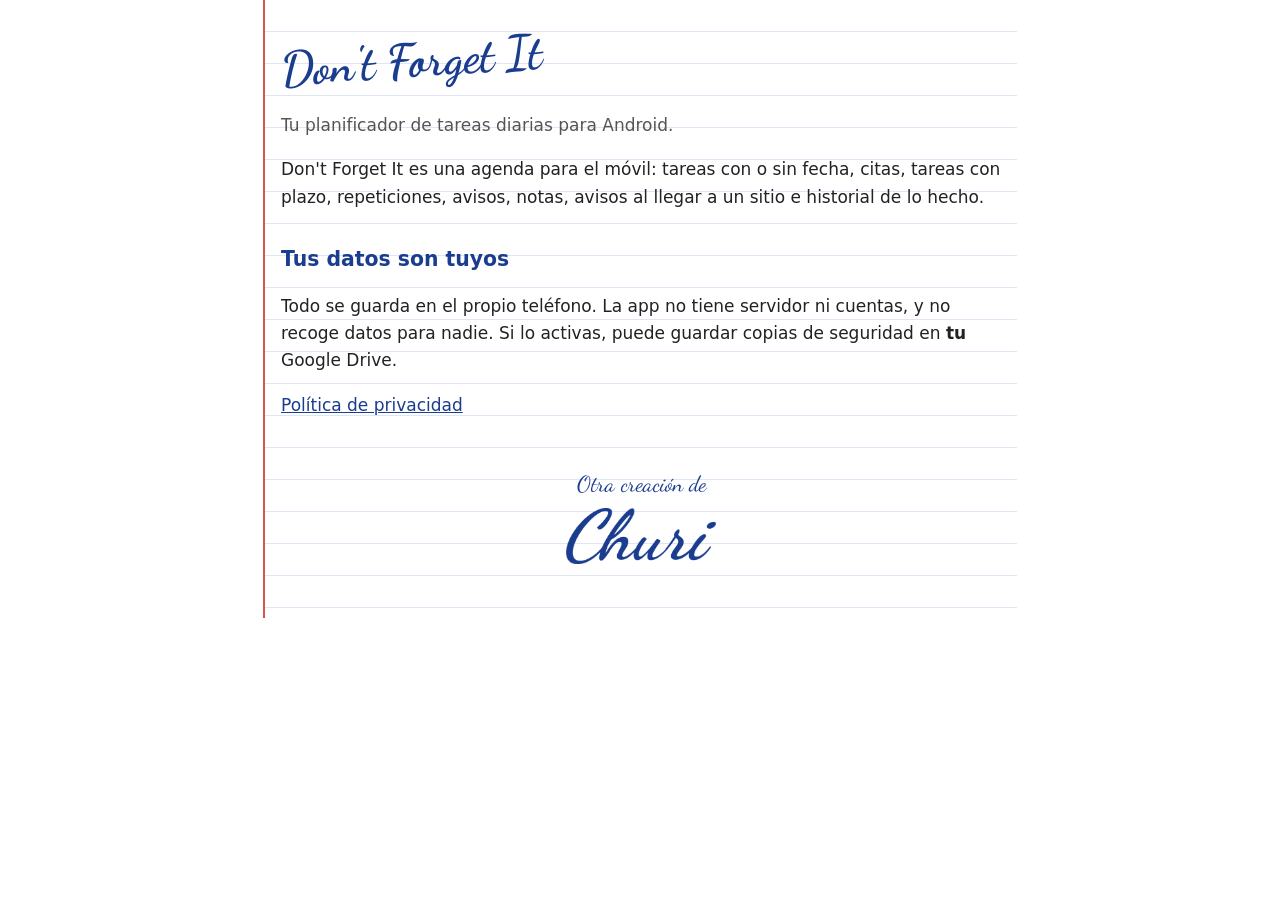
<file: dontforgetit/index.html>
<!doctype html><html lang="es"><head><meta charset="utf-8"><meta name="viewport" content="width=device-width,initial-scale=1"><link href="https://fonts.googleapis.com/css2?family=Dancing+Script:wght@700&display=swap" rel="stylesheet"><link rel="stylesheet" href="estilo.css"><title>Don't Forget It</title></head><body><main>
<h1>Don't Forget It</h1>
<p class="sub">Tu planificador de tareas diarias para Android.</p>
<p>Don't Forget It es una agenda para el móvil: tareas con o sin fecha, citas, tareas con plazo, repeticiones, avisos, notas, avisos al llegar a un sitio e historial de lo hecho.</p>
<h2>Tus datos son tuyos</h2>
<p>Todo se guarda en el propio teléfono. La app no tiene servidor ni cuentas, y no recoge datos para nadie. Si lo activas, puede guardar copias de seguridad en <b>tu</b> Google Drive.</p>
<p><a href="privacidad.html">Política de privacidad</a></p>
<footer>Otra creación de<img src="churi.png" alt="Churi"></footer></main></body></html>
</file>
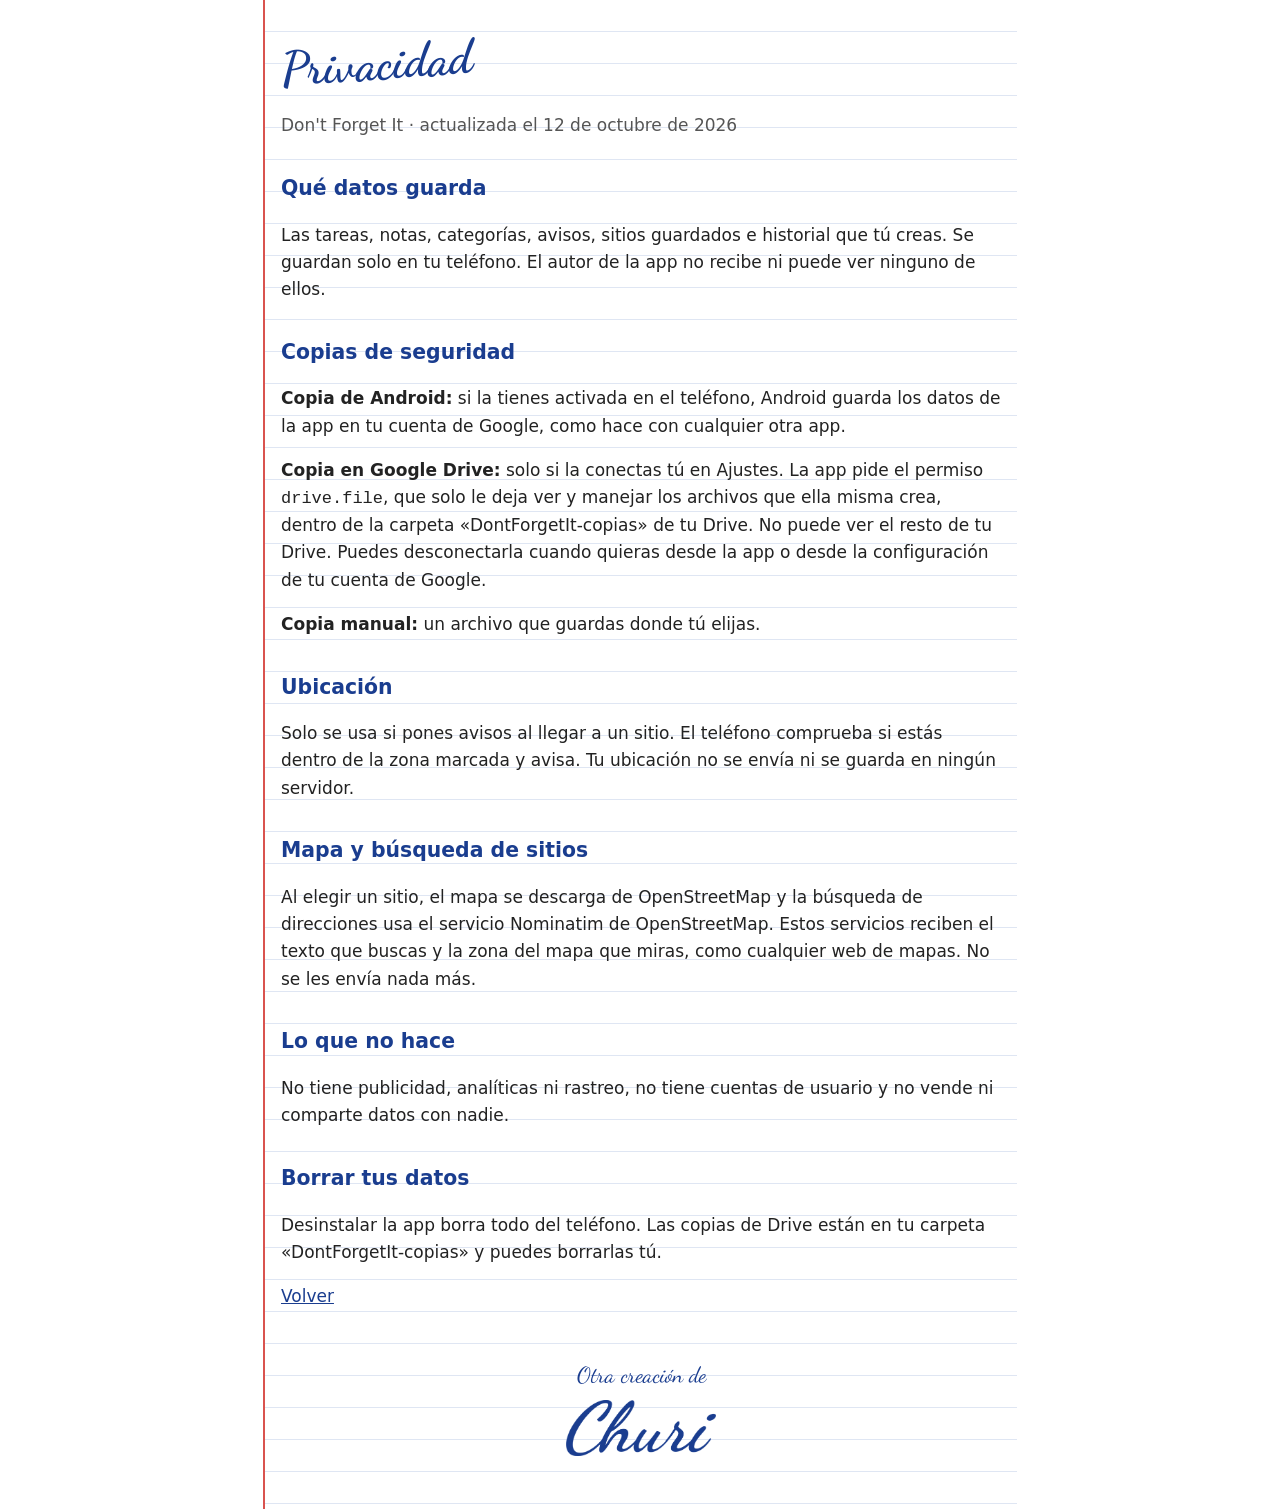
<file: dontforgetit/privacidad.html>
<!doctype html><html lang="es"><head><meta charset="utf-8"><meta name="viewport" content="width=device-width,initial-scale=1"><link href="https://fonts.googleapis.com/css2?family=Dancing+Script:wght@700&display=swap" rel="stylesheet"><link rel="stylesheet" href="estilo.css"><title>Privacidad · Don't Forget It</title></head><body><main>
<h1>Privacidad</h1>
<p class="sub">Don't Forget It · actualizada el 12 de octubre de 2026</p>
<h2>Qué datos guarda</h2>
<p>Las tareas, notas, categorías, avisos, sitios guardados e historial que tú creas. Se guardan solo en tu teléfono. El autor de la app no recibe ni puede ver ninguno de ellos.</p>
<h2>Copias de seguridad</h2>
<p><b>Copia de Android:</b> si la tienes activada en el teléfono, Android guarda los datos de la app en tu cuenta de Google, como hace con cualquier otra app.</p>
<p><b>Copia en Google Drive:</b> solo si la conectas tú en Ajustes. La app pide el permiso <code>drive.file</code>, que solo le deja ver y manejar los archivos que ella misma crea, dentro de la carpeta «DontForgetIt-copias» de tu Drive. No puede ver el resto de tu Drive. Puedes desconectarla cuando quieras desde la app o desde la configuración de tu cuenta de Google.</p>
<p><b>Copia manual:</b> un archivo que guardas donde tú elijas.</p>
<h2>Ubicación</h2>
<p>Solo se usa si pones avisos al llegar a un sitio. El teléfono comprueba si estás dentro de la zona marcada y avisa. Tu ubicación no se envía ni se guarda en ningún servidor.</p>
<h2>Mapa y búsqueda de sitios</h2>
<p>Al elegir un sitio, el mapa se descarga de OpenStreetMap y la búsqueda de direcciones usa el servicio Nominatim de OpenStreetMap. Estos servicios reciben el texto que buscas y la zona del mapa que miras, como cualquier web de mapas. No se les envía nada más.</p>
<h2>Lo que no hace</h2>
<p>No tiene publicidad, analíticas ni rastreo, no tiene cuentas de usuario y no vende ni comparte datos con nadie.</p>
<h2>Borrar tus datos</h2>
<p>Desinstalar la app borra todo del teléfono. Las copias de Drive están en tu carpeta «DontForgetIt-copias» y puedes borrarlas tú.</p>
<p><a href="index.html">Volver</a></p>
<footer>Otra creación de<img src="churi.png" alt="Churi"></footer></main></body></html>
</file>
<file: dontforgetit/estilo.css>
:root{--ink:#1A3D8F;--txt:#222;--bg:#fff;--line:#dfe6f3;--red:#d9534f}
body{margin:0;background:var(--bg);color:var(--txt);font:17px/1.6 system-ui,-apple-system,"Segoe UI",Roboto,sans-serif}
main{max-width:720px;margin:0 auto;padding:32px 16px 48px;border-left:2px solid var(--red);background:repeating-linear-gradient(#fff 0 31px,var(--line) 31px 32px)}
h1{color:var(--ink);font-family:"Dancing Script",cursive;font-size:2.8em;margin:0 0 4px;transform:rotate(-4deg);transform-origin:left}
h2{color:var(--ink);margin-top:1.6em;font-size:1.2em}
a{color:var(--ink)}
.sub{color:#555;margin-top:0}
footer{margin-top:48px;color:var(--ink);font-family:"Dancing Script",cursive;font-size:1.3em;text-align:center}
footer img{display:block;margin:6px auto;height:56px}
</file>
